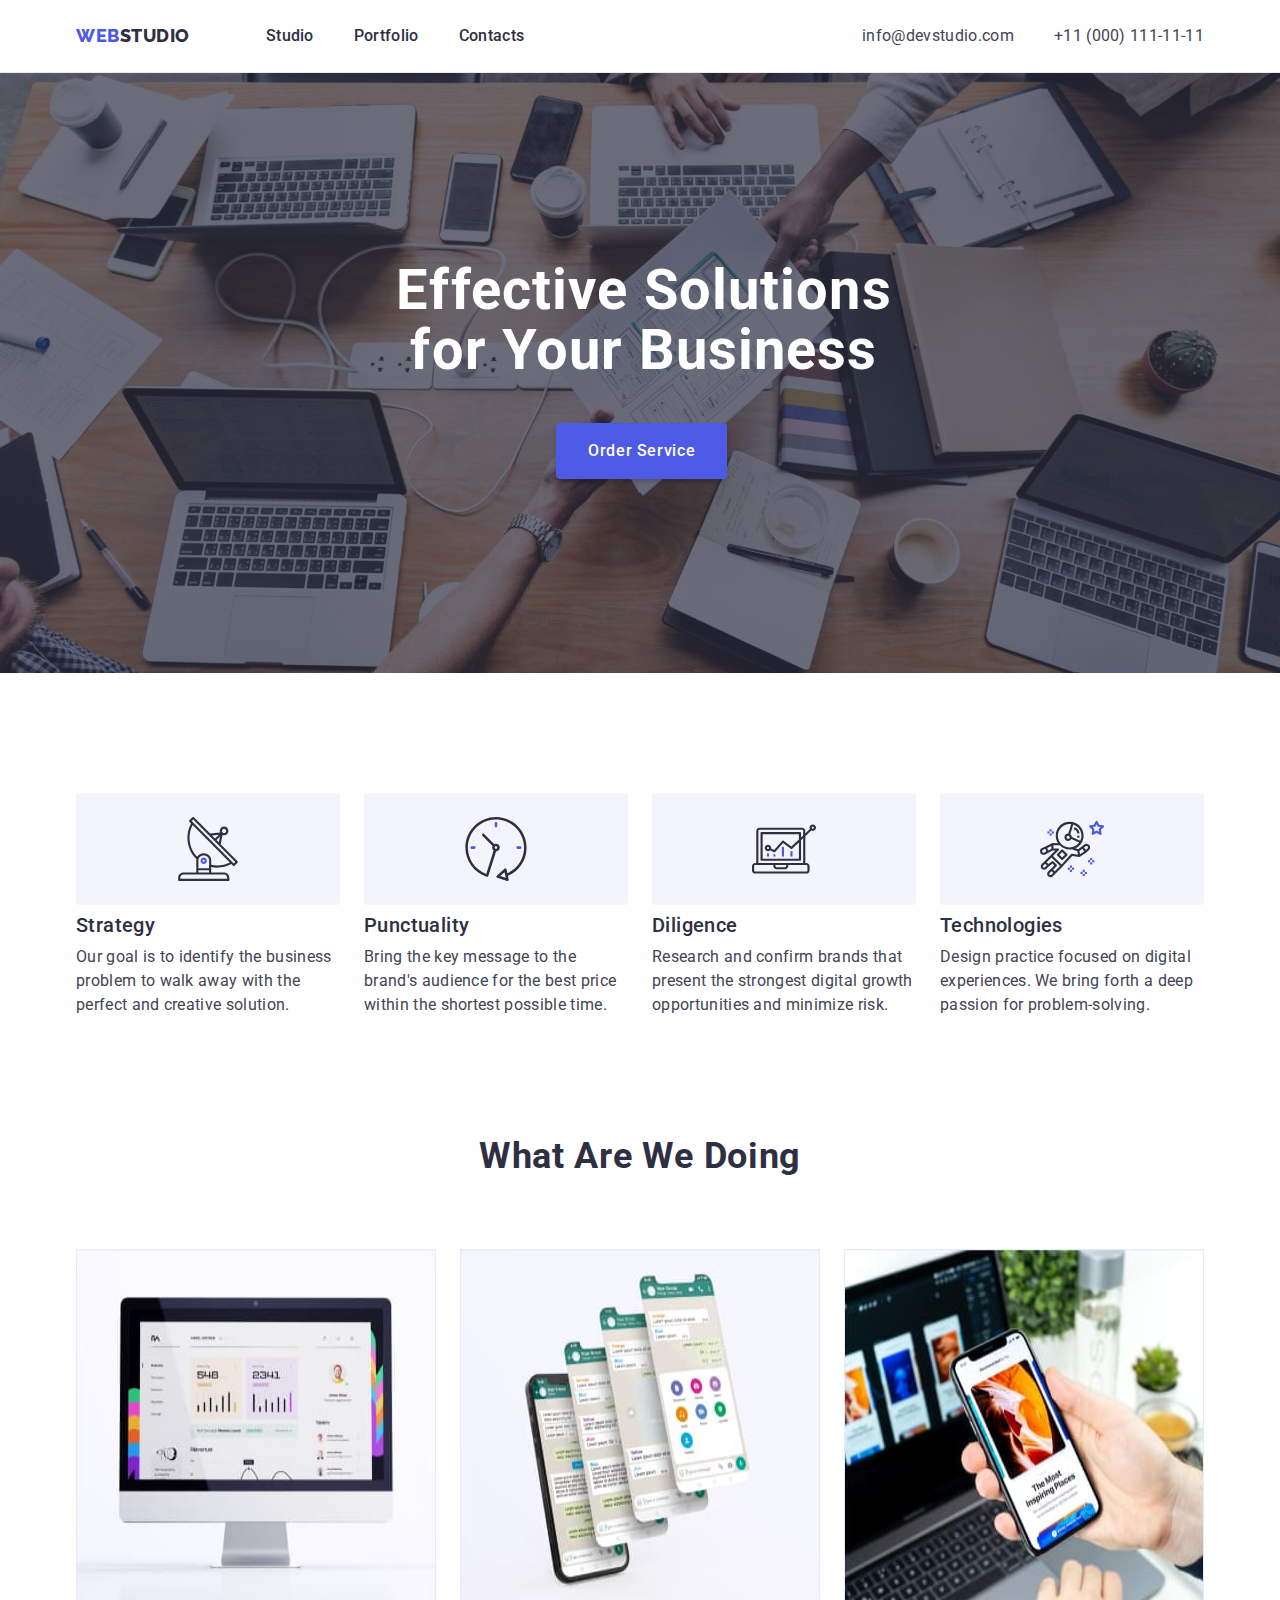
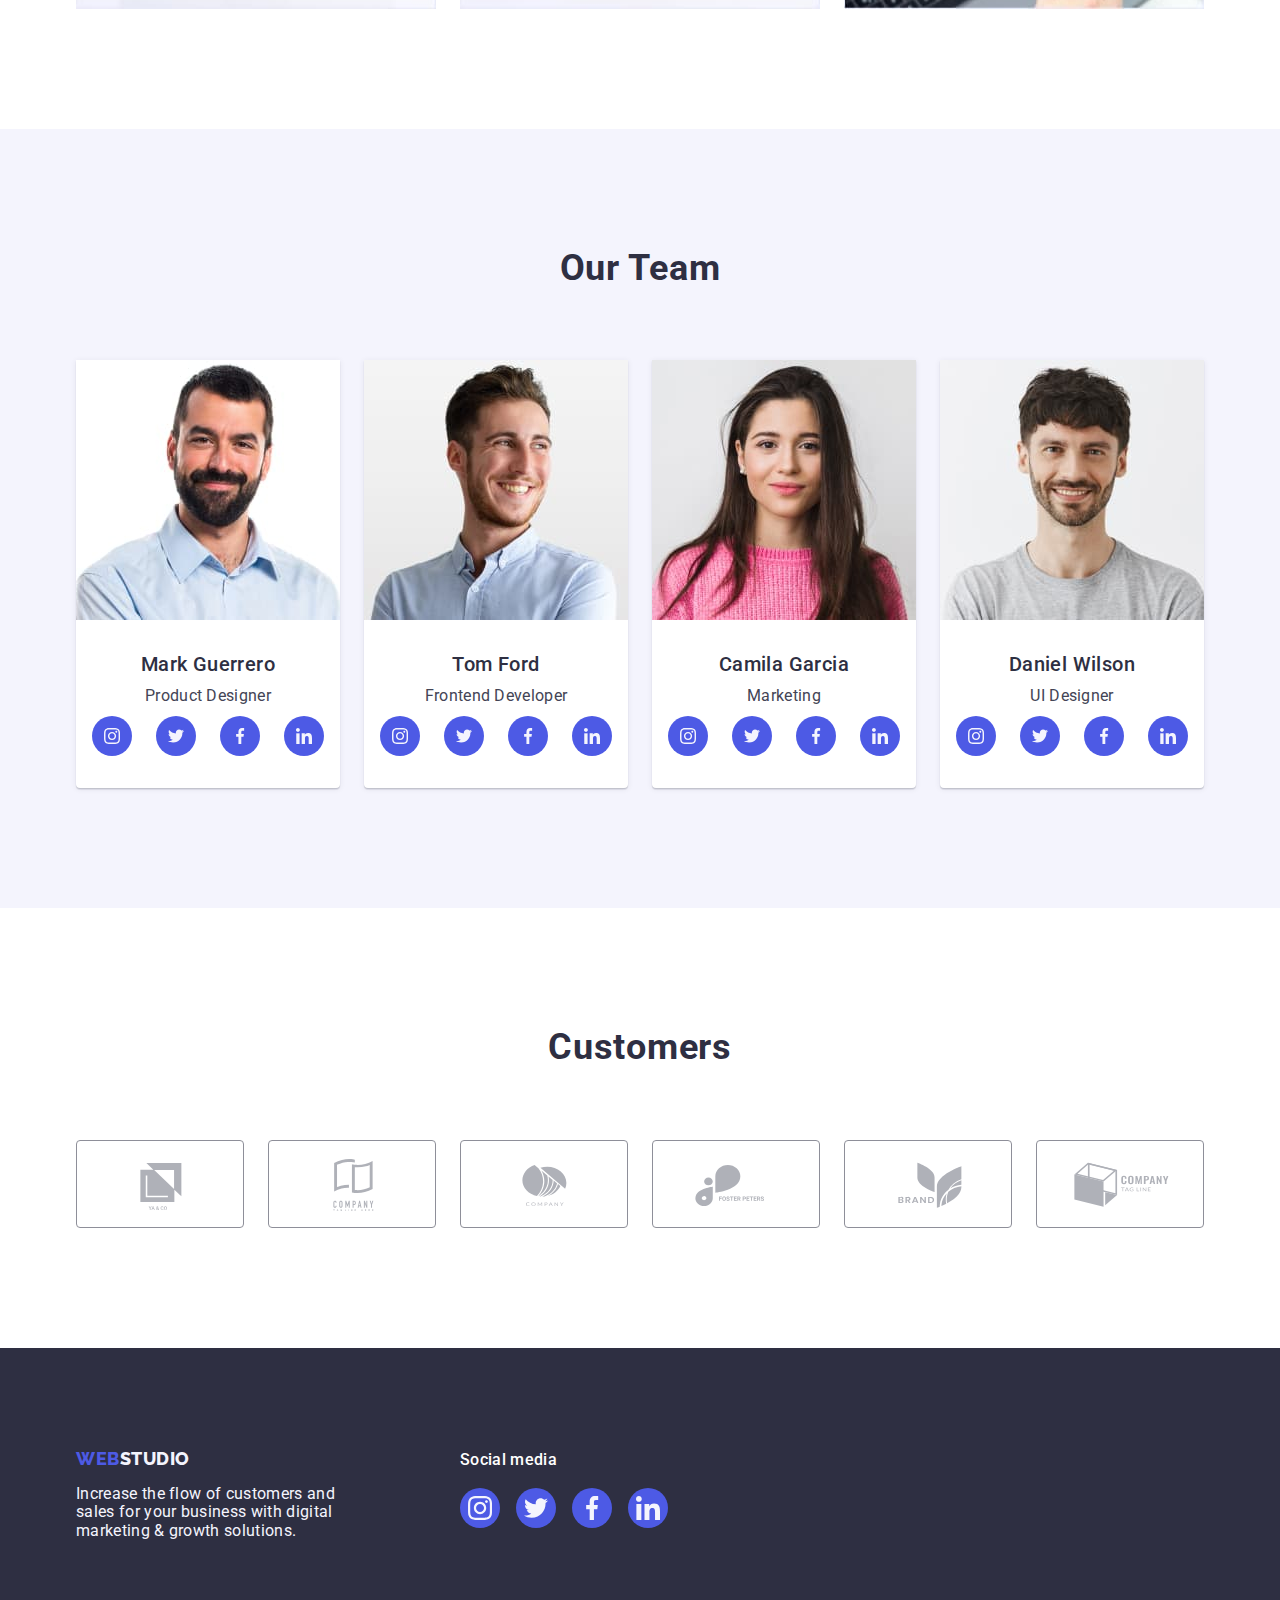
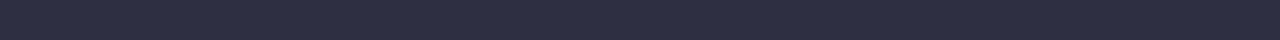
<file: index.html>
<!DOCTYPE html>
<html lang="en">
  <head>
    <meta charset="UTF-8" />
    <meta http-equiv="X-UA-Compatible" content="IE=edge" />
    <meta name="viewport" content="width=device-width, initial-scale=1.0" />
    <title>WebStudio</title>
    <!--===== fonts =====-->
    <link rel="preconnect" href="https://fonts.googleapis.com" />
    <link rel="preconnect" href="https://fonts.gstatic.com" crossorigin />
    <link
      href="https://fonts.googleapis.com/css2?family=Raleway:wght@800&family=Roboto:wght@400;500;700;900&display=swap"
      rel="stylesheet"
    />
    <link
      rel="stylesheet"
      href="https://cdn.jsdelivr.net/npm/modern-normalize@1.1.0/modern-normalize.min.css"
    />

    <link rel="stylesheet" href="./css/styles.css" />
  </head>
  <body>
    <header class="header">
      <!--===== logo and navigation =====-->
      <div class="container page-header-container">
        <nav class="page-nav">
          <a class="link logo" href="./index.html"
            >Web<span class="dark-logo">Studio</span></a
          >
          <ul class="list menu">
            <li class="menu-item">
              <a class="link menu-link" href="./index.html">Studio</a>
            </li>
            <li class="menu-item">
              <a class="link menu-link" href="./portfolio.html">Portfolio</a>
            </li>
            <li class="menu-item">
              <a class="link menu-link" href="">Contacts</a>
            </li>
          </ul>
        </nav>
        <address class="address">
          <ul class="list address-list">
            <li class="address-item">
              <a class="link contact-address" href="mailto:info@devstudio.com"
                >info@devstudio.com</a
              >
            </li>
            <li class="address-item">
              <a
                class="link contact-address tel-address"
                href="tel:+110001111111"
                >+11 (000) 111-11-11</a
              >
            </li>
          </ul>
        </address>
      </div>
    </header>
    <main class="main-page">
      <section class="hero">
        <!--===== hero page =====-->
        <div class="container">
          <h1 class="hero-title">Effective Solutions for Your Business</h1>
          <button class="main-btn" type="button">Order Service</button>
        </div>
      </section>
      <section class="about section">
        <!--===== about company =====-->
        <div class="container">
          <h2 class="company" hidden>company</h2>
          <ul class="benefits-list list">
            <li class="benefits-list-item">
              <div class="benefits-container">
                <svg class="benefits-list-item" width="64" height="64">
                  <use href="./images/icon.svg#antenna"></use>
                </svg>
              </div>
            </li>
            <li class="benefits-list-item">
              <div class="benefits-container">
                <svg class="benefits-list-item" width="64" height="64">
                  <use href="./images/icon.svg#clock"></use>
                </svg>
              </div>
            </li>
            <li class="benefits-list-item">
              <div class="benefits-container">
                <svg class="benefits-list-item" width="64" height="64">
                  <use href="./images/icon.svg#diagram"></use>
                </svg>
              </div>
            </li>
            <li class="benefits-list-item">
              <div class="benefits-container">
                <svg class="benefits-list-item" width="64" height="64">
                  <use href="./images/icon.svg#astronaut"></use>
                </svg>
              </div>
            </li>
          </ul>
          <ul class="list about-cmp-list">
            <li class="about-cmp-item">
              <h3 class="about-cmp-title">Strategy</h3>
              <p class="about-cmp-text">
                Our goal is to identify the business problem to walk away with
                the perfect and creative solution.
              </p>
            </li>
            <li class="about-cmp-item">
              <h3 class="about-cmp-title">Punctuality</h3>
              <p class="about-cmp-text">
                Bring the key message to the brand's audience for the best price
                within the shortest possible time.
              </p>
            </li>
            <li class="about-cmp-item">
              <h3 class="about-cmp-title">Diligence</h3>
              <p class="about-cmp-text">
                Research and confirm brands that present the strongest digital
                growth opportunities and minimize risk.
              </p>
            </li>
            <li class="about-cmp-item">
              <h3 class="about-cmp-title">Technologies</h3>
              <p class="about-cmp-text">
                Design practice focused on digital experiences. We bring forth a
                deep passion for problem-solving.
              </p>
            </li>
          </ul>
        </div>
      </section>
      <!--===== what are we doing =====-->
      <section class="tehnologies section">
        <div class="container">
          <h2 class="primary-title">What are we doing</h2>
          <ul class="list tehnologies-list">
            <li class="tehnologies-item">
              <img
                class="tehnologies-img"
                src="./images/gadgets/gadget-1.jpg"
                alt="our tehnologies"
                width="360"
                height="360"
              />
            </li>
            <li class="tehnologies-item">
              <img
                class="tehnologies-img"
                src="./images/gadgets/gadget-2.jpg"
                alt="our tehnologies"
                width="360"
                height="360"
              />
            </li>
            <li class="tehnologies-item">
              <img
                class="tehnologies-img"
                src="./images/gadgets/gadget-3.jpg"
                alt="our tehnologies"
                width="360"
                height="360"
              />
            </li>
          </ul>
        </div>
      </section>
      <section class="team">
        <!--===== team =====-->
        <div class="container">
          <h2 class="primary-title">Our Team</h2>
          <ul class="list team-list">
            <li class="employee-item">
              <img
                class="employee-img"
                src="./images/employees/mark-guerrero.jpg"
                alt="employee"
                width="264"
                height="260"
              />
              <div class="text-perm">
                <h3 class="employee-title">Mark Guerrero</h3>
                <p class="employee-profession">Product Designer</p>
                <ul class="social-list list">
                  <li class="social-list-item">
                    <a href="" class="social-list-link">
                      <svg class="social-list-icon" width="16" height="16">
                        <use href="./images/icon.svg#instagram"></use>
                      </svg>
                    </a>
                  </li>
                  <li class="social-list-item">
                    <a href="" class="social-list-link">
                      <svg class="social-list-icon" width="16" height="16">
                        <use href="./images/icon.svg#twitter"></use>
                      </svg>
                    </a>
                  </li>
                  <li class="social-list-item">
                    <a href="" class="social-list-link">
                      <svg class="social-list-icon" width="16" height="16">
                        <use href="./images/icon.svg#facebook"></use>
                      </svg>
                    </a>
                  </li>
                  <li class="social-list-item">
                    <a href="" class="social-list-link">
                      <svg class="social-list-icon" width="16" height="16">
                        <use href="./images/icon.svg#linkedin"></use>
                      </svg>
                    </a>
                  </li>
                </ul>
              </div>
            </li>
            <li class="employee-item">
              <img
                class="employee-img"
                src="./images/employees/tom-ford.jpg"
                alt="employee"
                width="264"
                height="260"
              />
              <div class="text-perm">
                <h3 class="employee-title">Tom Ford</h3>
                <p class="employee-profession">Frontend Developer</p>
                <ul class="social-list list">
                  <li class="social-list-item">
                    <a href="" class="social-list-link">
                      <svg class="social-list-icon" width="16" height="16">
                        <use href="./images/icon.svg#instagram"></use>
                      </svg>
                    </a>
                  </li>
                  <li class="social-list-item">
                    <a href="" class="social-list-link">
                      <svg class="social-list-icon" width="16" height="16">
                        <use href="./images/icon.svg#twitter"></use>
                      </svg>
                    </a>
                  </li>
                  <li class="social-list-item">
                    <a href="" class="social-list-link">
                      <svg class="social-list-icon" width="16" height="16">
                        <use href="./images/icon.svg#facebook"></use>
                      </svg>
                    </a>
                  </li>
                  <li class="social-list-item">
                    <a href="" class="social-list-link">
                      <svg class="social-list-icon" width="16" height="16">
                        <use href="./images/icon.svg#linkedin"></use>
                      </svg>
                    </a>
                  </li>
                </ul>
              </div>
            </li>
            <li class="employee-item">
              <img
                class="employee-img"
                src="./images/employees/camila-garcia.jpg"
                alt="employee"
                width="264"
                height="260"
              />
              <div class="text-perm">
                <h3 class="employee-title">Camila Garcia</h3>
                <p class="employee-profession">Marketing</p>
                <ul class="social-list list">
                  <li class="social-list-item">
                    <a href="" class="social-list-link">
                      <svg class="social-list-icon" width="16" height="16">
                        <use href="./images/icon.svg#instagram"></use>
                      </svg>
                    </a>
                  </li>
                  <li class="social-list-item">
                    <a href="" class="social-list-link">
                      <svg class="social-list-icon" width="16" height="16">
                        <use href="./images/icon.svg#twitter"></use>
                      </svg>
                    </a>
                  </li>
                  <li class="social-list-item">
                    <a href="" class="social-list-link">
                      <svg class="social-list-icon" width="16" height="16">
                        <use href="./images/icon.svg#facebook"></use>
                      </svg>
                    </a>
                  </li>
                  <li class="social-list-item">
                    <a href="" class="social-list-link">
                      <svg class="social-list-icon" width="16" height="16">
                        <use href="./images/icon.svg#linkedin"></use>
                      </svg>
                    </a>
                  </li>
                </ul>
              </div>
            </li>
            <li class="employee-item">
              <img
                class="employee-img"
                src="./images/employees/daniel-wilson.jpg"
                alt="employee"
                width="264"
                height="260"
              />
              <div class="text-perm">
                <h3 class="employee-title">Daniel Wilson</h3>
                <p class="employee-profession">UI Designer</p>
                <ul class="social-list list">
                  <li class="social-list-item">
                    <a href="" class="social-list-link">
                      <svg class="social-list-icon" width="16" height="16">
                        <use href="./images/icon.svg#instagram"></use>
                      </svg>
                    </a>
                  </li>
                  <li class="social-list-item">
                    <a href="" class="social-list-link">
                      <svg class="social-list-icon" width="16" height="16">
                        <use href="./images/icon.svg#twitter"></use>
                      </svg>
                    </a>
                  </li>
                  <li class="social-list-item">
                    <a href="" class="social-list-link">
                      <svg class="social-list-icon" width="16" height="16">
                        <use href="./images/icon.svg#facebook"></use>
                      </svg>
                    </a>
                  </li>
                  <li class="social-list-item">
                    <a href="" class="social-list-link">
                      <svg class="social-list-icon" width="16" height="16">
                        <use href="./images/icon.svg#linkedin"></use>
                      </svg>
                    </a>
                  </li>
                </ul>
              </div>
            </li>
          </ul>
        </div>
      </section>
      <!-- customers -->
      <section class="customers">
        <div class="container">
          <h2 class="primary-title">Customers</h2>
          <ul class="cmp-logo-list list">
            <li class="cmp-logo-item">
              <a href="" class="cmp-logo-link">
                <svg class="cmp-logo-icon" width="104" height="56">
                  <use href="./images/icon.svg#cmp-logo-1"></use>
                </svg>
              </a>
            </li>
            <li class="cmp-logo-item">
              <a href="" class="cmp-logo-link">
                <svg class="cmp-logo-icon" width="104" height="56">
                  <use href="./images/icon.svg#cmp-logo-2"></use>
                </svg>
              </a>
            </li>
            <li class="cmp-logo-item">
              <a href="" class="cmp-logo-link">
                <svg class="cmp-logo-icon" width="104" height="56">
                  <use href="./images/icon.svg#cmp-logo-3"></use>
                </svg>
              </a>
            </li>
            <li class="cmp-logo-item">
              <a href="" class="cmp-logo-link">
                <svg class="cmp-logo-icon" width="104" height="56">
                  <use href="./images/icon.svg#cmp-logo-4"></use>
                </svg>
              </a>
            </li>
            <li class="cmp-logo-item">
              <a href="" class="cmp-logo-link">
                <svg class="cmp-logo-icon" width="104" height="56">
                  <use href="./images/icon.svg#cmp-logo-5"></use>
                </svg>
              </a>
            </li>
            <li class="cmp-logo-item">
              <a href="" class="cmp-logo-link">
                <svg class="cmp-logo-icon" width="104" height="56">
                  <use href="./images/icon.svg#cmp-logo-6"></use>
                </svg>
              </a>
            </li>
          </ul>
        </div>
      </section>
    </main>
    <!--===== footer =====-->
    <footer class="page-footer">
      <div class="container footer-container">
        <div>
          <a class="link logo footer-logo" href="./index.html"
            >Web<span class="light-logo">Studio</span></a
          >
          <p class="footer-text">
            Increase the flow of customers and sales for your business with
            digital marketing & growth solutions.
          </p>
        </div>
        <div>
          <p class="footer-social-par">Social media</p>
          <ul class="footer-social-list list">
            <li class="footer-social-item">
              <a href="" class="footer-social-link">
                <svg class="footer-social-icon" width="24" height="24">
                  <use href="./images/icon.svg#instagram"></use>
                </svg>
              </a>
            </li>
            <li class="footer-social-item">
              <a href="" class="footer-social-link">
                <svg class="footer-social-icon" width="24" height="24">
                  <use href="./images/icon.svg#twitter"></use>
                </svg>
              </a>
            </li>
            <li class="footer-social-item">
              <a href="" class="footer-social-link">
                <svg class="footer-social-icon" width="24" height="24">
                  <use href="./images/icon.svg#facebook"></use>
                </svg>
              </a>
            </li>
            <li class="footer-social-item">
              <a href="" class="footer-social-link">
                <svg class="footer-social-icon" width="24" height="24">
                  <use href="./images/icon.svg#linkedin"></use>
                </svg>
              </a>
            </li>
          </ul>
        </div>
      </div>
    </footer>
  </body>
</html>
</file>
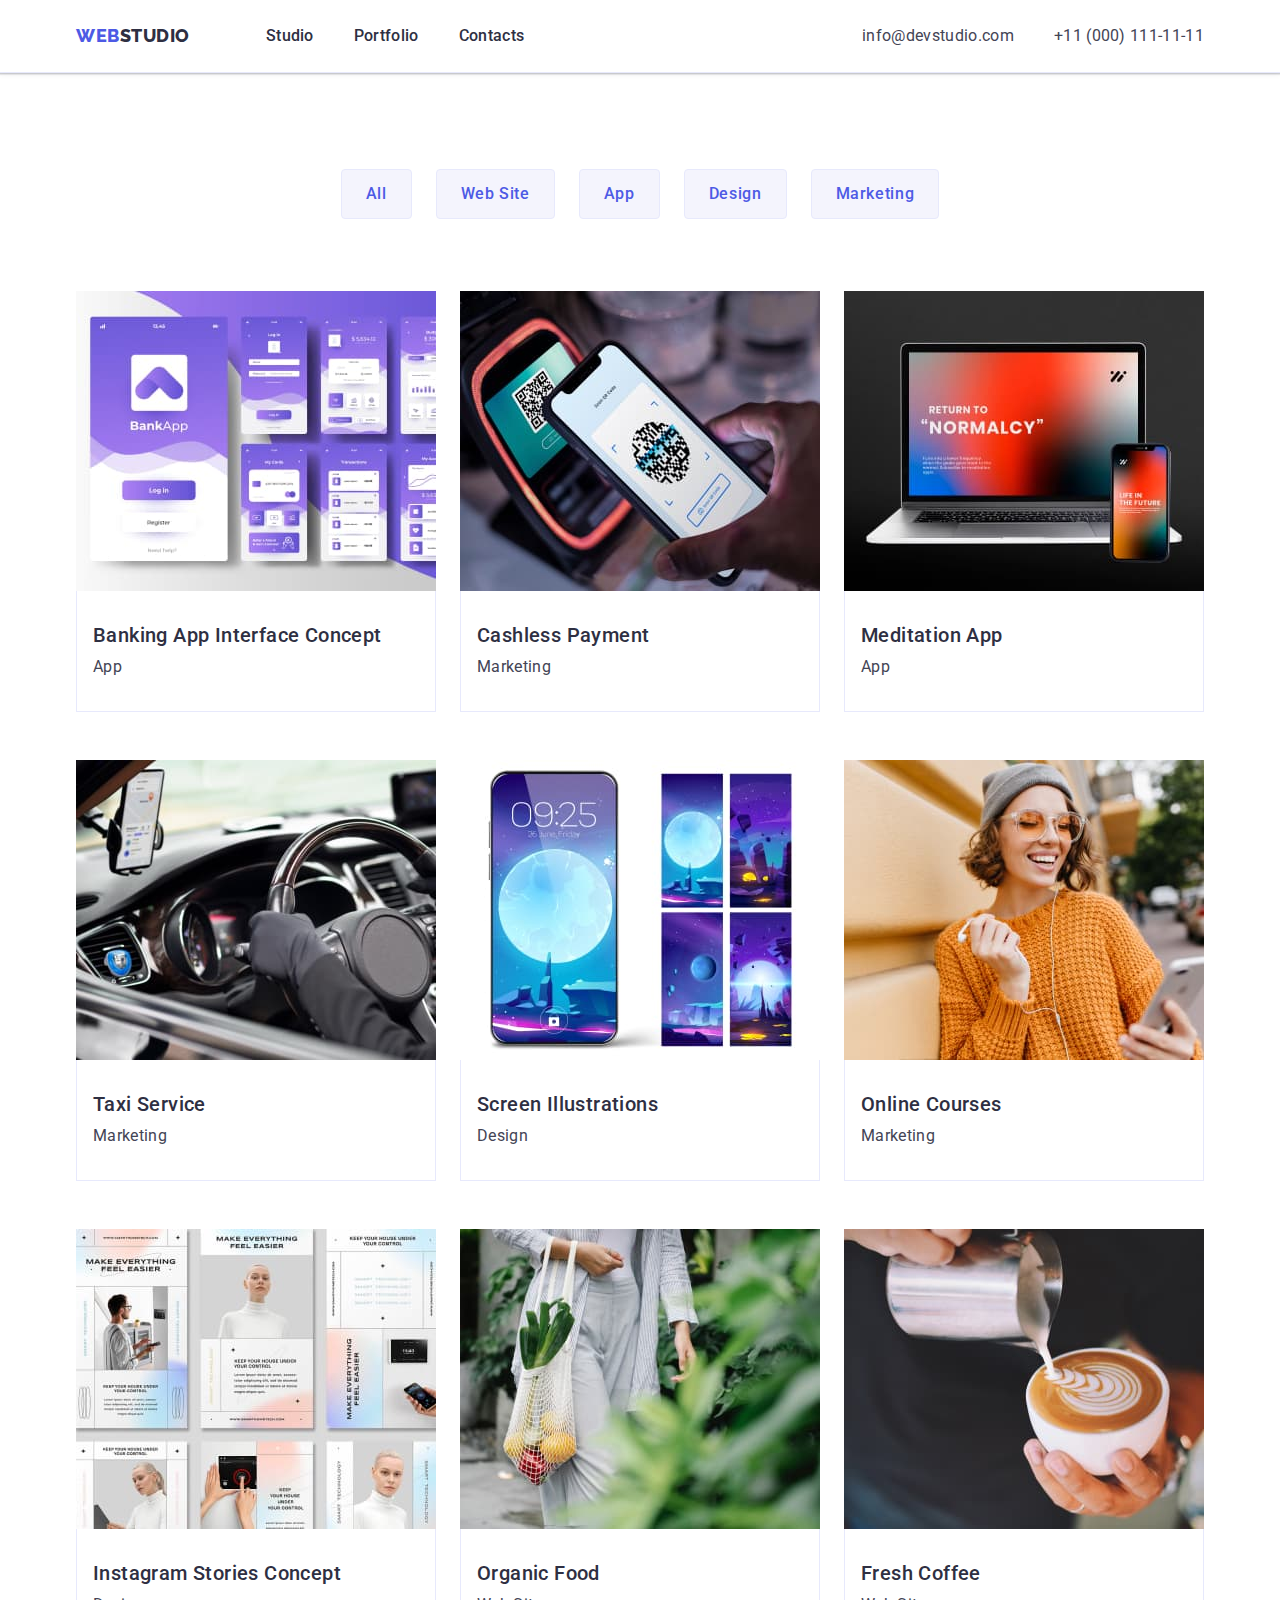
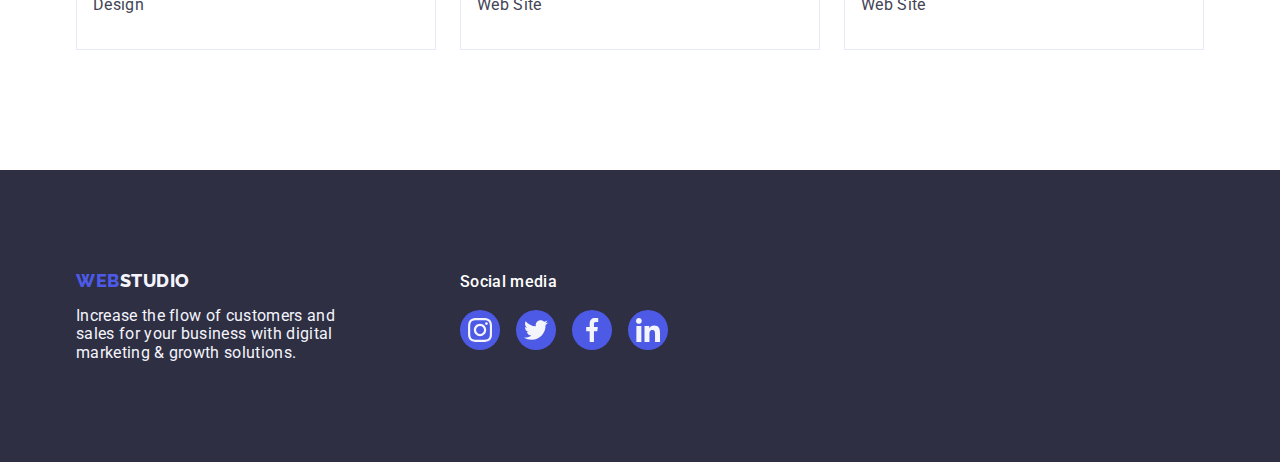
<file: portfolio.html>
<!DOCTYPE html>
<html lang="en">
  <head>
    <meta charset="UTF-8" />
    <meta http-equiv="X-UA-Compatible" content="IE=edge" />
    <meta name="viewport" content="width=device-width, initial-scale=1.0" />
    <title>Portfolio</title>
    <!--===== fonts =====-->
    <link rel="preconnect" href="https://fonts.googleapis.com" />
    <link rel="preconnect" href="https://fonts.gstatic.com" crossorigin />
    <link
      href="https://fonts.googleapis.com/css2?family=Raleway:wght@800&family=Roboto:wght@400;500;700;900&display=swap"
      rel="stylesheet"
    />
    <link
      rel="stylesheet"
      href="https://cdn.jsdelivr.net/npm/modern-normalize@1.1.0/modern-normalize.min.css"
    />

    <link rel="stylesheet" href="./css/styles.css" />
  </head>
  <body>
    <header class="header">
      <!--===== logo and navigation =====-->
      <div class="container page-header-container">
        <nav class="page-nav">
          <a class="link logo" href="./index.html"
            >Web<span class="dark-logo">Studio</span></a
          >
          <ul class="list menu">
            <li class="menu-item">
              <a class="link menu-link" href="./index.html">Studio</a>
            </li>
            <li class="menu-item">
              <a class="link menu-link" href="./portfolio.html">Portfolio</a>
            </li>
            <li class="menu-item">
              <a class="link menu-link" href="">Contacts</a>
            </li>
          </ul>
        </nav>
        <address class="address">
          <ul class="list address-list">
            <li class="address-item">
              <a class="link contact-address" href="mailto:info@devstudio.com"
                >info@devstudio.com</a
              >
            </li>
            <li class="address-item">
              <a
                class="link contact-address tel-address"
                href="tel:+110001111111"
                >+11 (000) 111-11-11</a
              >
            </li>
          </ul>
        </address>
      </div>
    </header>
    <main>
      <!--===== portfolio =====-->
      <section class="portfolio">
        <div class="container">
          <h1 hidden>Portfolio</h1>
          <ul class="list btn-list">
            <li><button class="btn-item" type="button">All</button></li>
            <li><button class="btn-item" type="button">Web Site</button></li>
            <li><button class="btn-item" type="button">App</button></li>
            <li><button class="btn-item" type="button">Design</button></li>
            <li><button class="btn-item" type="button">Marketing</button></li>
          </ul>
          <ul class="list service">
            <li class="service-item">
              <a class="service-link list link" href=""
                ><img
                  class="service-img"
                  src="./images/app/banking.jpg"
                  alt="our services"
                  width="360"
                  height="300"
                />
                <div class="service-perm">
                  <h2 class="service-title">Banking App Interface Concept</h2>
                  <p class="service-text">App</p>
                </div>
              </a>
            </li>
            <li class="service-item">
              <a class="service-link list link" href=""
                ><img
                  class="service-img"
                  src="./images/marketing/payment.jpg"
                  alt="our services"
                  width="360"
                  height="300"
                />
                <div class="service-perm">
                  <h2 class="service-title">Cashless Payment</h2>
                  <p class="service-text">Marketing</p>
                </div>
              </a>
            </li>
            <li class="service-item">
              <a class="service-link list link" href=""
                ><img
                  class="service-img"
                  src="./images/app/meditation-app.jpg"
                  alt="our services"
                  width="360"
                  height="300"
                />
                <div class="service-perm">
                  <h2 class="service-title">Meditation App</h2>
                  <p class="service-text">App</p>
                </div>
              </a>
            </li>
            <li class="service-item">
              <a class="service-link list link" href=""
                ><img
                  class="service-img"
                  src="./images/marketing/taxi.jpg"
                  alt="our services"
                  width="360"
                  height="300"
                />
                <div class="service-perm">
                  <h2 class="service-title">Taxi Service</h2>
                  <p class="service-text">Marketing</p>
                </div>
              </a>
            </li>
            <li class="service-item">
              <a class="service-link list link" href="">
                <img
                  class="service-img"
                  src="./images/design/illustrations.jpg"
                  alt="our services"
                  width="360"
                  height="300"
                />
                <div class="service-perm">
                  <h2 class="service-title">Screen Illustrations</h2>
                  <p class="service-text">Design</p>
                </div>
              </a>
            </li>
            <li class="service-item">
              <a class="service-link list link" href=""
                ><img
                  class="service-img"
                  src="./images/marketing/online-courses.jpg"
                  alt="our services"
                  width="360"
                  height="300"
                />
                <div class="service-perm">
                  <h2 class="service-title">Online Courses</h2>
                  <p class="service-text">Marketing</p>
                </div>
              </a>
            </li>
            <li class="service-item">
              <a class="service-link list link" href=""
                ><img
                  class="service-img"
                  src="./images/design/stories-concept.jpg"
                  alt="our services"
                  width="360"
                  height="300"
                />
                <div class="service-perm">
                  <h2 class="service-title">Instagram Stories Concept</h2>
                  <p class="service-text">Design</p>
                </div>
              </a>
            </li>
            <li class="service-item">
              <a class="service-link list link" href=""
                ><img
                  class="service-img"
                  src="./images/web-site/food.jpg"
                  alt="our services"
                  width="360"
                  height="300"
                />
                <div class="service-perm">
                  <h2 class="service-title">Organic Food</h2>
                  <p class="service-text">Web Site</p>
                </div>
              </a>
            </li>
            <li class="service-item">
              <a class="service-link list link" href=""
                ><img
                  class="service-img"
                  src="./images/web-site/coffee.jpg"
                  alt="our services"
                  width="360"
                  height="300"
                />
                <div class="service-perm">
                  <h2 class="service-title">Fresh Coffee</h2>
                  <p class="service-text">Web Site</p>
                </div>
              </a>
            </li>
          </ul>
        </div>
      </section>
    </main>
    <!--===== footer =====-->
    <footer class="page-footer">
      <div class="container footer-container">
        <div>
          <a class="link logo footer-logo" href="./index.html"
            >Web<span class="light-logo">Studio</span></a
          >
          <p class="footer-text">
            Increase the flow of customers and sales for your business with
            digital marketing & growth solutions.
          </p>
        </div>
        <div>
          <p class="footer-social-par">Social media</p>
          <ul class="footer-social-list list">
            <li class="footer-social-item">
              <a href="" class="footer-social-link">
                <svg class="footer-social-icon" width="24" height="24">
                  <use href="./images/icon.svg#instagram"></use>
                </svg>
              </a>
            </li>
            <li class="footer-social-item">
              <a href="" class="footer-social-link">
                <svg class="footer-social-icon" width="24" height="24">
                  <use href="./images/icon.svg#twitter"></use>
                </svg>
              </a>
            </li>
            <li class="footer-social-item">
              <a href="" class="footer-social-link">
                <svg class="footer-social-icon" width="24" height="24">
                  <use href="./images/icon.svg#facebook"></use>
                </svg>
              </a>
            </li>
            <li class="footer-social-item">
              <a href="" class="footer-social-link">
                <svg class="footer-social-icon" width="24" height="24">
                  <use href="./images/icon.svg#linkedin"></use>
                </svg>
              </a>
            </li>
          </ul>
        </div>
      </div>
    </footer>
  </body>
</html>
</file>
<file: css/styles.css>
/*===== RESET START =====*/
*,
*::before,
*::after {
  box-sizing: border-box;
}

h1,
h2,
h3,
h4,
p {
  margin: 0;
}

ul,
ol {
  margin-top: 0;
  margin-bottom: 0;
  padding-left: 0;
}

img {
  display: block;
}

.list {
  list-style: none;
}

.link {
  text-decoration: none;
}

button {
  cursor: pointer;
}

.container {
  width: 1158px;
  margin-left: auto;
  margin-right: auto;
  padding-left: 15px;
  padding-right: 15px;
}

/*===== /RESET END =====*/
/**
  |============================
  | GENERAL
  |============================
*/
:root {
  --iris: #4d5ae5;
  --ocean: #404bbf;
  --navy-blue: #2e2f42;
  --green: #31d0aa;
  --slate: #434455;
  --light-slate: #8e8f99;
  --cornflower: #e7e9fc;
  --cloud: #f4f4fd;
  --navy-blue-modal: #2e2f42;
  --grey: #2e2f42;
  --white: #ffffff;
  --dairy: #fcfcfc;
}

body {
  font-family: "Roboto", sans-serif;
  font-size: 16px;

  letter-spacing: 0.02em;
  background-color: #ffffff;
  color: var(--slate);
}

.primary-title {
  font-weight: 700;
  font-size: 36px;
  line-height: 1.1;

  text-align: center;
  letter-spacing: 0.02em;
  text-transform: capitalize;

  color: var(--navy-blue);

  margin-bottom: 72px;
}

/**
  |============================
  | HEADER
  |============================
*/
.header {
  border-bottom: 1px solid #e7e9fc;
  box-shadow: 0px 2px 1px rgba(46, 47, 66, 0.08),
    0px 1px 1px rgba(46, 47, 66, 0.16), 0px 1px 6px rgba(46, 47, 66, 0.08);
}

.page-header-container {
  display: flex;
  align-items: center;
  justify-content: space-between;
}

/* LOGO */
.logo {
  font-family: "Raleway", sans-serif;
  font-weight: 800;
  font-size: 18px;
  line-height: 1.17;

  letter-spacing: 0.03em;
  text-transform: uppercase;

  color: var(--iris);
  margin-right: 76px;
}

.dark-logo {
  color: var(--navy-blue);
}

.light-logo {
  color: var(--cloud);
}
/* NAVIGATION */

.page-nav {
  display: flex;
  align-items: center;
}

.menu {
  display: flex;
  align-items: center;
  gap: 40px;

  padding: 24px 0;
}

.menu-link {
  font-weight: 500;
  font-size: 16px;
  line-height: 1.5;

  letter-spacing: 0.02em;

  color: var(--navy-blue);

  padding-top: 24px;
  padding-bottom: 24px;
}

.menu-link:hover,
.menu-link:focus {
  color: var(--ocean);
}
/* ADDRESS */
.address {
  font-style: normal;
}

.address-list {
  display: flex;
  align-items: center;
  gap: 40px;
}

.contact-address {
  font-family: "Roboto", sans-serif;
  font-style: normal;
  font-weight: 400;
  font-size: 16px;
  line-height: 1.5;

  letter-spacing: 0.02em;

  color: var(--slate);
}

.contact-address:hover,
.contact-address:focus {
  color: var(--ocean);
}

/**
  |============================
  | HERO
  |============================
*/
.hero {
  padding-top: 188px;
  padding-bottom: 188px;
  margin-left: auto;
  margin-right: auto;

  background-image: linear-gradient(
      rgba(46, 47, 66, 0.7),
      rgba(46, 47, 66, 0.7)
    ),
    url(../images/hero/people-office.jpg);
  background-color: var(--grey);
  background-repeat: no-repeat;
  background-position: center;
  background-size: cover;
  max-width: 1440px;
  height: 600px;
}

.hero-title {
  font-weight: 700;
  font-size: 56px;
  line-height: 1.07;

  text-align: center;
  letter-spacing: 0.02em;

  color: var(--white);
  margin-bottom: 42px;

  margin-left: 320px;
  max-width: 496px;
}

.main-btn {
  display: block;
  min-width: 169px;
  height: 56px;
  border: none;
  margin-left: 480px;

  font-family: "Roboto", sans-serif;
  font-weight: 500;
  font-size: 16px;
  line-height: 1.5;

  letter-spacing: 0.04em;

  color: var(--white);
  background-color: var(--iris);
  box-shadow: 0px 4px 4px rgba(0, 0, 0, 0.15);
  border-radius: 4px;
  padding: 16px 32px;
}

.main-btn:hover,
.main-btn:focus {
  background-color: var(--ocean);
}

/**
  |============================
  | ABOUT COMPANY
  |============================
*/
.about-cmp-title {
  font-weight: 500;
  font-size: 20px;
  line-height: 1.2;

  letter-spacing: 0.02em;

  color: var(--navy-blue);

  margin-bottom: 8px;
}

.about-cmp-text {
  line-height: 1.5;
  margin-top: 0;
  margin-bottom: 0;
}

.about {
  padding-top: 120px;
  padding-bottom: 120px;
}

.about-cmp-list {
  display: flex;
  justify-content: space-between;
  gap: 24px;
}

.about-cmp-item {
  width: calc((100% - 72px) / 4);
}

/* SVG CONTENT */
.benefits-list {
  display: flex;
  justify-content: space-between;
  gap: 24px;
}

.benefits-container {
  display: flex;
  justify-content: center;
  align-items: center;
  height: 112px;
  width: 264px;
  background-color: var(--cloud);
  border-radius: 4px;
  margin-bottom: 8px;
}

/**
  |============================
  | WHAT ARE WE DOING
  |============================
*/
.tehnologies-list {
  display: flex;
  gap: 24px;
}

.tehnologies {
  padding-bottom: 120px;
}
/**
  |============================
  | TEAM
  |============================
*/
.team {
  background: var(--cloud);
  padding-top: 120px;
  padding-bottom: 120px;
}

.employee-title {
  font-weight: 500;
  font-size: 20px;
  line-height: 1.2;

  text-align: center;
  letter-spacing: 0.02em;

  color: var(--navy-blue);

  margin-bottom: 8px;
}

.employee-profession {
  text-align: center;
  line-height: 1.5;
  margin-bottom: 8px;
}

.employee-item {
  background-color: var(--white);
  box-shadow: 0px 1px 6px rgba(46, 47, 66, 0.08),
    0px 1px 1px rgba(46, 47, 66, 0.16), 0px 2px 1px rgba(46, 47, 66, 0.08);
  border-radius: 0px 0px 4px 4px;
}

.team-list {
  display: flex;
  gap: 24px;
}

.text-perm {
  padding: 32px 0;

  /* box-shadow: 0px 1px 6px rgba(46, 47, 66, 0.08),
    0px 1px 1px rgba(46, 47, 66, 0.16), 0px 2px 1px rgba(46, 47, 66, 0.08);
  border-radius: 0px 0px 4px 4px; */
}

/* SVG CONTENT */
.social-list-link {
  display: flex;
  justify-content: center;
  align-items: center;
  width: 40px;
  height: 40px;
  border-radius: 50%;
  background: var(--iris);
}

.social-list-icon {
  fill: var(--cloud);
}

.social-list {
  display: flex;
  justify-content: center;
  gap: 24px;
}

.social-list-link:hover,
.social-list-link:focus {
  background: var(--ocean);
}

/**
  |============================
  | CUSTOMERS
  |============================
*/
.customers {
  padding-top: 120px;
  padding-bottom: 120px;
}

.cmp-logo-link {
  display: flex;
  justify-content: center;
  align-items: center;
  width: 168px;
  height: 88px;
  border: 1px solid var(--light-slate);
  border-radius: 4px;
  color: #afb1b8;
}

.cmp-logo-list {
  display: flex;
  justify-content: space-between;
  gap: 24px;
}

.cmp-logo-icon {
  fill: currentColor;
}

.cmp-logo-icon:hover,
.cmp-logo-icon:focus {
  fill: var(--ocean);
}

.cmp-logo-link:hover,
.cmp-logo-link:focus {
  border: 1px solid var(--ocean);
  color: var(--ocean);
}

/**
  |============================
  | FOOTER
  |============================
*/
.page-footer {
  background: var(--navy-blue-modal);
  padding-top: 100px;
  padding-bottom: 100px;
}

.footer-text {
  color: var(--cloud);
  max-width: 264px;
}

.footer-logo {
  display: inline-block;
  margin-bottom: 16px;
}

.footer-social-par {
  font-weight: 500;
  font-size: 16px;
  line-height: 1.5;

  letter-spacing: 0.02em;

  color: #ffffff;

  margin-bottom: 16px;
}

/* SVG CONTENT */

.footer-social-link {
  display: flex;
  justify-content: center;
  align-items: center;
  width: 40px;
  height: 40px;
  border-radius: 50%;
  background-color: var(--iris);
}

.footer-social-icon {
  fill: var(--cloud);
}

.footer-social-link:hover,
.footer-social-link:focus {
  background-color: var(--green);
}

.footer-social-list {
  display: flex;
  justify-content: center;
  gap: 16px;
}

.footer-container {
  display: flex;
  align-items: baseline;
  gap: 120px;
}
/**
  |============================
  | PORTFOLIO
  |============================
*/
.portfolio {
  padding-top: 96px;
  padding-bottom: 120px;
}

.btn-item {
  font-family: "Roboto", sans-serif;
  font-weight: 500;
  font-size: 16px;
  line-height: 1.5;

  text-align: center;
  letter-spacing: 0.04em;

  color: var(--iris);
  background: var(--cloud);

  border-radius: 4px;
  border: 1px solid var(--cornflower);

  padding: 12px 24px;
  min-width: 69px;
}

.btn-list {
  display: flex;
  justify-content: center;
  gap: 24px;

  margin-bottom: 72px;
}

.btn-item:hover,
.btn-item:focus {
  color: var(--white);
  background: var(--ocean);

  border: 1px solid transparent;

  box-shadow: 0px 3px 1px rgba(0, 0, 0, 0.1), 0px 2px 1px rgba(0, 0, 0, 0.08),
    0px 2px 2px rgba(0, 0, 0, 0.12);
}

.service {
  display: flex;
  flex-wrap: wrap;
  row-gap: 48px;
  column-gap: 24px;
}

.service-title {
  font-weight: 500;
  font-size: 20px;
  line-height: 1.2;

  letter-spacing: 0.02em;

  color: var(--navy-blue);

  margin-bottom: 8px;
}

.service-text {
  line-height: 1.5;
  color: var(--slate);
}

.service-item {
  background: #ffffff;

  width: calc((100% - 48px) / 3);
}

.service-link {
  display: block;
}

.service-link:hover,
.service-link:focus {
  box-shadow: 0px 1px 6px rgba(46, 47, 66, 0.08),
    0px 1px 1px rgba(46, 47, 66, 0.16), 0px 2px 1px rgba(46, 47, 66, 0.08);
}

.service-perm {
  padding: 32px 16px;
  border: 1px solid var(--cornflower);
  border-top: none;
}
</file>
